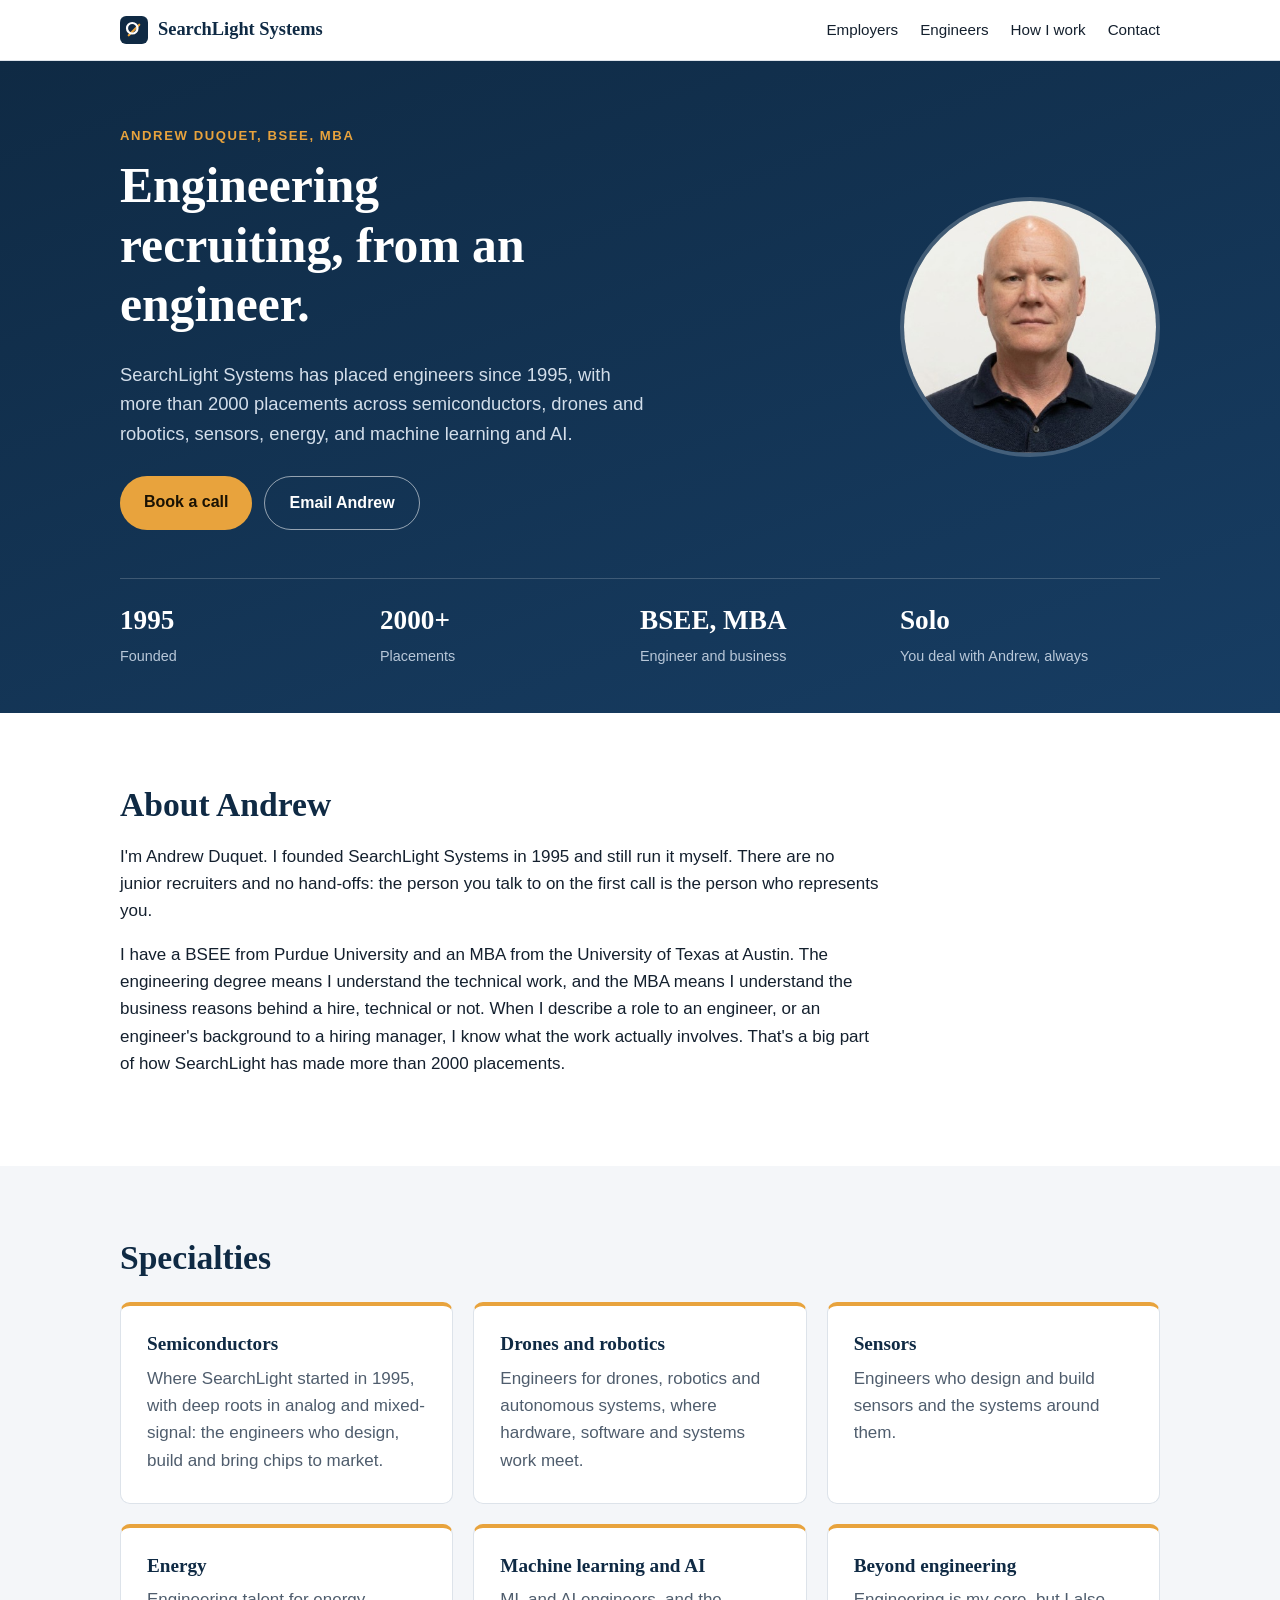
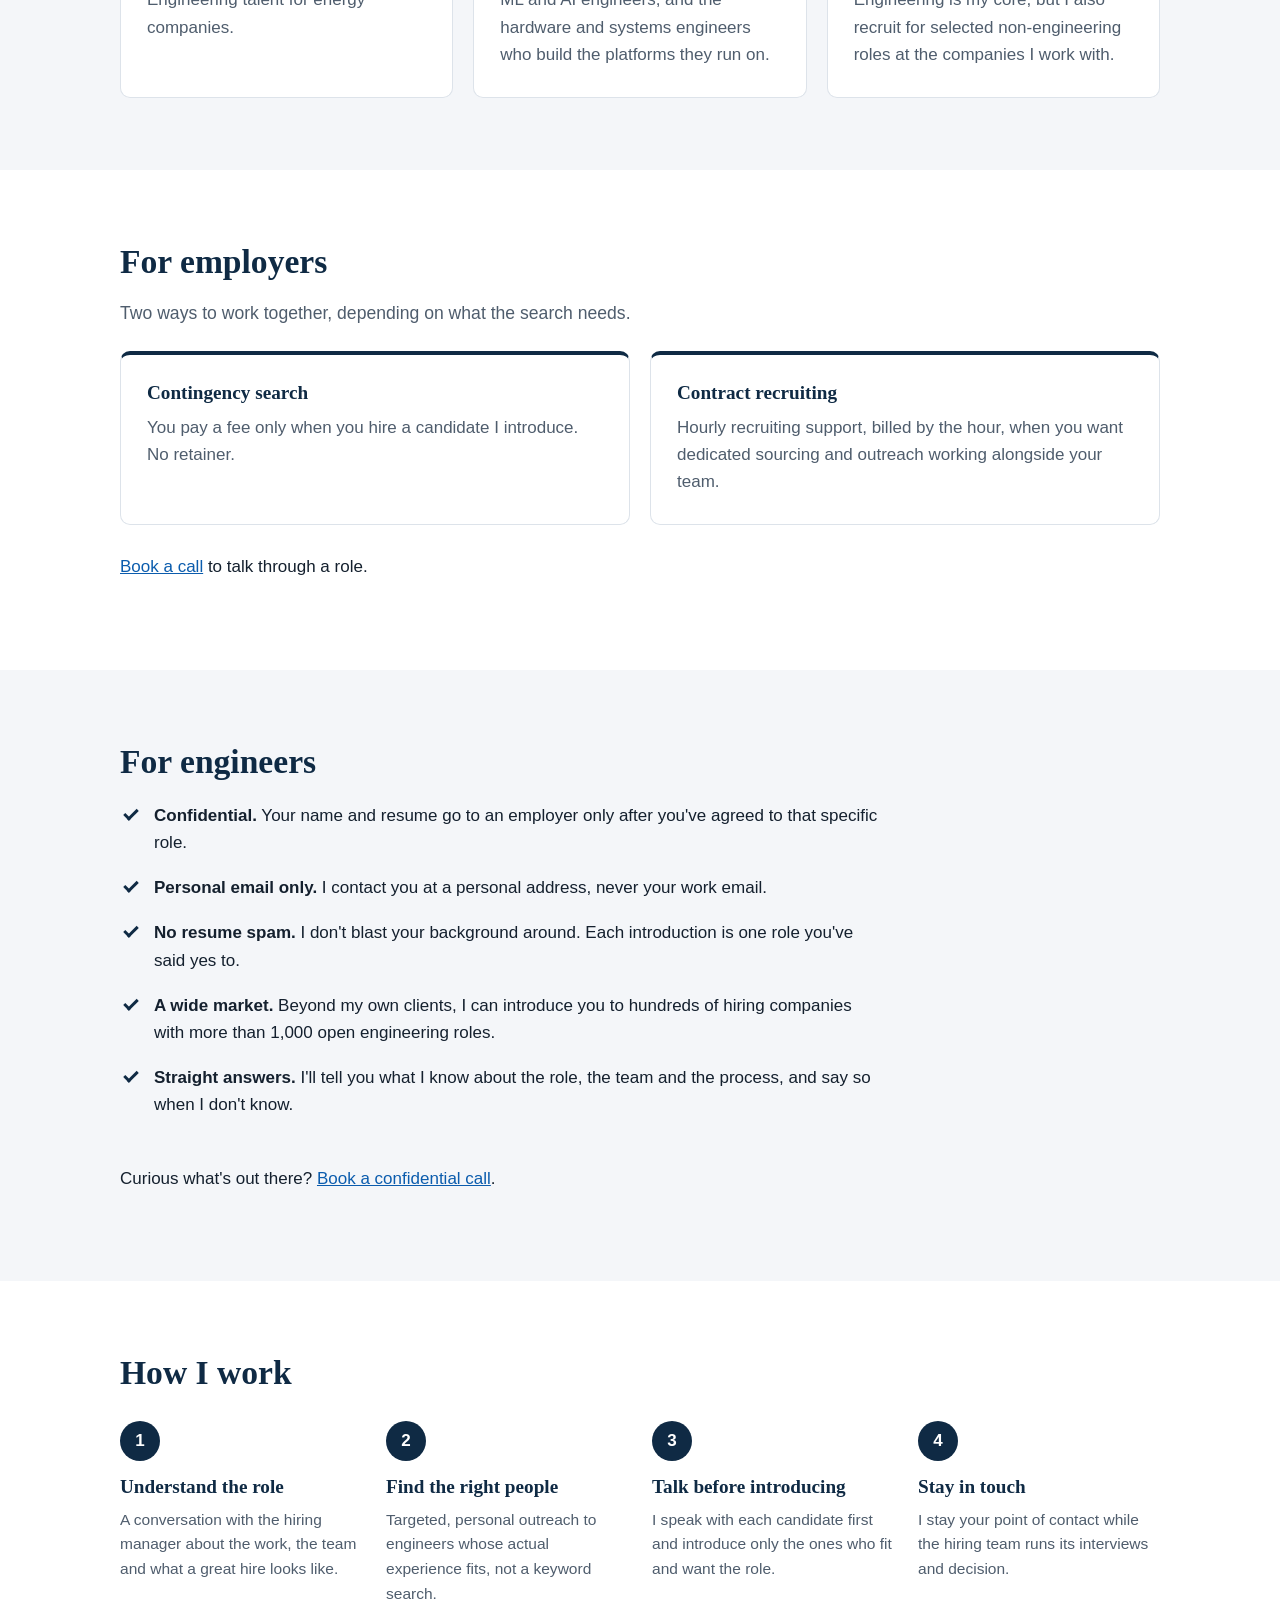
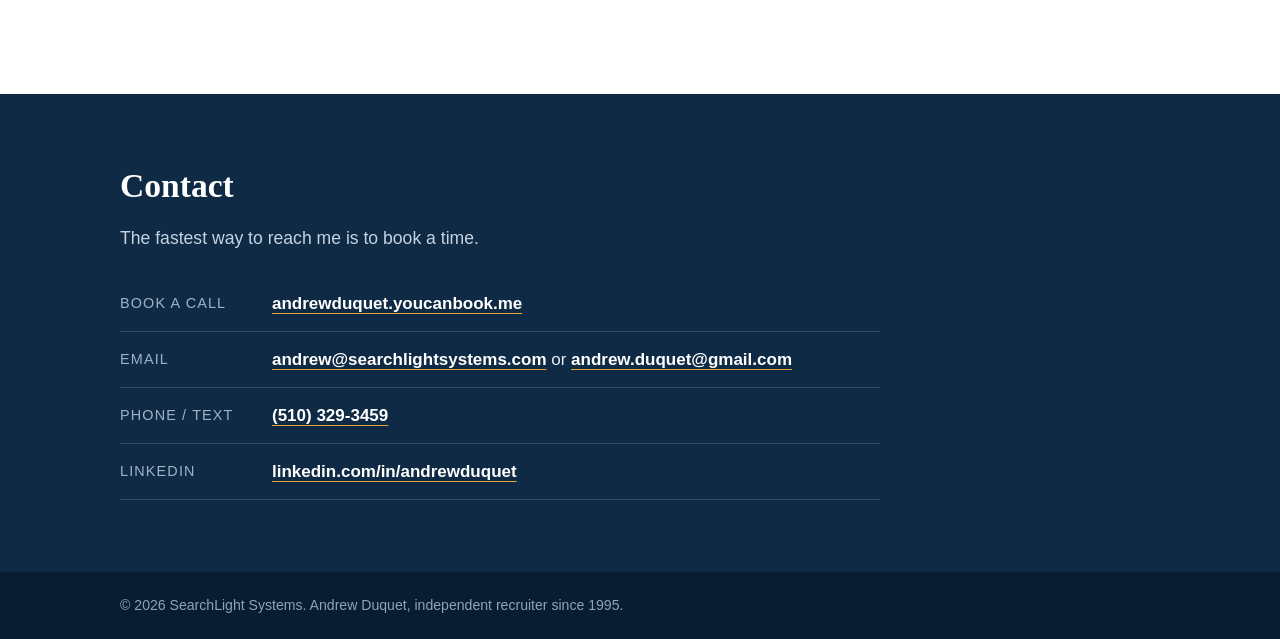
<file: index.html>
<!doctype html>
<html lang="en">
<head>
  <meta charset="utf-8">
  <meta name="viewport" content="width=device-width, initial-scale=1">
  <title>SearchLight Systems | Engineering Recruiting: Semiconductors, Drones, Sensors, Energy, AI</title>
  <meta name="description" content="SearchLight Systems is Andrew Duquet, an independent engineering recruiter since 1995: semiconductors, drones and robotics, sensors, energy, and machine learning and AI. 2000+ placements. BSEE, MBA.">
  <link rel="canonical" href="https://www.searchlightsystems.com/">
  <meta property="og:type" content="website">
  <meta property="og:title" content="SearchLight Systems | Andrew Duquet">
  <meta property="og:description" content="Independent engineering recruiting since 1995: semiconductors, drones and robotics, sensors, energy, and machine learning and AI. 2000+ placements.">
  <meta property="og:url" content="https://www.searchlightsystems.com/">
  <meta property="og:image" content="https://www.searchlightsystems.com/assets/andrew.jpg">
  <meta name="theme-color" content="#0f2a44">
  <link rel="icon" href="assets/favicon.svg" type="image/svg+xml">
  <link rel="stylesheet" href="styles.css">
</head>
<body>
  <a class="skip" href="#main">Skip to content</a>

  <header class="site-header">
    <div class="wrap header-inner">
      <a class="brand" href="#top" aria-label="SearchLight Systems, home">
        <img src="assets/favicon.svg" alt="" width="28" height="28">
        <span>SearchLight Systems</span>
      </a>
      <nav aria-label="Main">
        <ul>
          <li><a href="#employers">Employers</a></li>
          <li><a href="#engineers">Engineers</a></li>
          <li><a href="#process">How I work</a></li>
          <li><a href="#contact">Contact</a></li>
        </ul>
      </nav>
    </div>
  </header>

  <main id="main">
    <section class="hero" id="top">
      <div class="wrap hero-inner">
        <div class="hero-text">
          <p class="eyebrow">Andrew Duquet, BSEE, MBA</p>
          <h1>Engineering recruiting, from an engineer.</h1>
          <p class="lede">SearchLight Systems has placed engineers since 1995, with more than 2000 placements across semiconductors, drones and robotics, sensors, energy, and machine learning and AI.</p>
          <div class="actions">
            <a class="btn btn-primary" href="https://andrewduquet.youcanbook.me" target="_blank" rel="noopener">Book a call</a>
            <a class="btn btn-ghost" href="mailto:andrew@searchlightsystems.com">Email Andrew</a>
          </div>
        </div>
        <img class="headshot" src="assets/andrew.jpg" alt="Andrew Duquet" width="400" height="400">
      </div>
      <div class="wrap">
        <ul class="facts" aria-label="At a glance">
          <li><strong>1995</strong><span>Founded</span></li>
          <li><strong>2000+</strong><span>Placements</span></li>
          <li><strong>BSEE, MBA</strong><span>Engineer and business</span></li>
          <li><strong>Solo</strong><span>You deal with Andrew, always</span></li>
        </ul>
      </div>
    </section>

    <section id="about" class="section">
      <div class="wrap narrow">
        <h2>About Andrew</h2>
        <p>I'm Andrew Duquet. I founded SearchLight Systems in 1995 and still run it myself. There are no junior recruiters and no hand-offs: the person you talk to on the first call is the person who represents you.</p>
        <p>I have a BSEE from Purdue University and an MBA from the University of Texas at Austin. The engineering degree means I understand the technical work, and the MBA means I understand the business reasons behind a hire, technical or not. When I describe a role to an engineer, or an engineer's background to a hiring manager, I know what the work actually involves. That's a big part of how SearchLight has made more than 2000 placements.</p>
      </div>
    </section>

    <section id="specialties" class="section alt">
      <div class="wrap">
        <h2>Specialties</h2>
        <div class="cards three">
          <article class="card">
            <h3>Semiconductors</h3>
            <p>Where SearchLight started in 1995, with deep roots in analog and mixed-signal: the engineers who design, build and bring chips to market.</p>
          </article>
          <article class="card">
            <h3>Drones and robotics</h3>
            <p>Engineers for drones, robotics and autonomous systems, where hardware, software and systems work meet.</p>
          </article>
          <article class="card">
            <h3>Sensors</h3>
            <p>Engineers who design and build sensors and the systems around them.</p>
          </article>
          <article class="card">
            <h3>Energy</h3>
            <p>Engineering talent for energy companies.</p>
          </article>
          <article class="card">
            <h3>Machine learning and AI</h3>
            <p>ML and AI engineers, and the hardware and systems engineers who build the platforms they run on.</p>
          </article>
          <article class="card">
            <h3>Beyond engineering</h3>
            <p>Engineering is my core, but I also recruit for selected non-engineering roles at the companies I work with.</p>
          </article>
        </div>
      </div>
    </section>

    <section id="employers" class="section">
      <div class="wrap">
        <h2>For employers</h2>
        <p class="section-lede">Two ways to work together, depending on what the search needs.</p>
        <div class="cards two">
          <article class="card">
            <h3>Contingency search</h3>
            <p>You pay a fee only when you hire a candidate I introduce. No retainer.</p>
          </article>
          <article class="card">
            <h3>Contract recruiting</h3>
            <p>Hourly recruiting support, billed by the hour, when you want dedicated sourcing and outreach working alongside your team.</p>
          </article>
        </div>
        <p class="cta-line"><a href="https://andrewduquet.youcanbook.me" target="_blank" rel="noopener">Book a call</a> to talk through a role.</p>
      </div>
    </section>

    <section id="engineers" class="section alt">
      <div class="wrap narrow">
        <h2>For engineers</h2>
        <ul class="checks">
          <li><strong>Confidential.</strong> Your name and resume go to an employer only after you've agreed to that specific role.</li>
          <li><strong>Personal email only.</strong> I contact you at a personal address, never your work email.</li>
          <li><strong>No resume spam.</strong> I don't blast your background around. Each introduction is one role you've said yes to.</li>
          <li><strong>A wide market.</strong> Beyond my own clients, I can introduce you to hundreds of hiring companies with more than 1,000 open engineering roles.</li>
          <li><strong>Straight answers.</strong> I'll tell you what I know about the role, the team and the process, and say so when I don't know.</li>
        </ul>
        <p class="cta-line">Curious what's out there? <a href="https://andrewduquet.youcanbook.me" target="_blank" rel="noopener">Book a confidential call</a>.</p>
      </div>
    </section>

    <section id="process" class="section">
      <div class="wrap">
        <h2>How I work</h2>
        <ol class="steps">
          <li>
            <h3>Understand the role</h3>
            <p>A conversation with the hiring manager about the work, the team and what a great hire looks like.</p>
          </li>
          <li>
            <h3>Find the right people</h3>
            <p>Targeted, personal outreach to engineers whose actual experience fits, not a keyword search.</p>
          </li>
          <li>
            <h3>Talk before introducing</h3>
            <p>I speak with each candidate first and introduce only the ones who fit and want the role.</p>
          </li>
          <li>
            <h3>Stay in touch</h3>
            <p>I stay your point of contact while the hiring team runs its interviews and decision.</p>
          </li>
        </ol>
      </div>
    </section>

    <section id="contact" class="section contact">
      <div class="wrap narrow">
        <h2>Contact</h2>
        <p class="section-lede">The fastest way to reach me is to book a time.</p>
        <ul class="contact-list">
          <li><span class="label">Book a call</span><a href="https://andrewduquet.youcanbook.me" target="_blank" rel="noopener">andrewduquet.youcanbook.me</a></li>
          <li><span class="label">Email</span><span><a href="mailto:andrew@searchlightsystems.com">andrew@searchlightsystems.com</a> or <a href="mailto:andrew.duquet@gmail.com">andrew.duquet@gmail.com</a></span></li>
          <li><span class="label">Phone / text</span><a href="tel:+15103293459">(510) 329-3459</a></li>
          <li><span class="label">LinkedIn</span><a href="https://www.linkedin.com/in/andrewduquet" target="_blank" rel="noopener">linkedin.com/in/andrewduquet</a></li>
        </ul>
      </div>
    </section>
  </main>

  <footer class="site-footer">
    <div class="wrap">
      <p>&copy; <span id="year">2026</span> SearchLight Systems. Andrew Duquet, independent recruiter since 1995.</p>
    </div>
  </footer>
  <script>document.getElementById('year').textContent = new Date().getFullYear();</script>
</body>
</html>
</file>
<file: styles.css>
:root {
  --ink: #14202e;
  --muted: #4f5d6d;
  --bg: #ffffff;
  --bg-alt: #f4f6f9;
  --navy: #0f2a44;
  --accent: #e8a33d;
  --accent-ink: #1a1203;
  --link: #0b5cad;
  --line: #dde3ea;
  --radius: 10px;
  --wrap: 1080px;
  --serif: "Iowan Old Style", "Palatino Linotype", Palatino, Georgia, serif;
  --sans: -apple-system, BlinkMacSystemFont, "Segoe UI", Roboto, "Helvetica Neue", Arial, sans-serif;
}

*, *::before, *::after { box-sizing: border-box; }
html { scroll-behavior: smooth; scroll-padding-top: 72px; }
@media (prefers-reduced-motion: reduce) { html { scroll-behavior: auto; } }
body {
  margin: 0;
  font: 17px/1.6 var(--sans);
  color: var(--ink);
  background: var(--bg);
  -webkit-font-smoothing: antialiased;
}
img { max-width: 100%; display: block; }
a { color: var(--link); }
a:focus-visible, .btn:focus-visible { outline: 3px solid var(--accent); outline-offset: 3px; }
h1, h2, h3 { font-family: var(--serif); line-height: 1.2; margin: 0 0 .5em; color: var(--navy); }
h2 { font-size: clamp(1.6rem, 3vw, 2.1rem); }
h3 { font-size: 1.2rem; }
p { margin: 0 0 1em; }

.wrap { max-width: var(--wrap); margin: 0 auto; padding: 0 20px; }
.narrow > * { max-width: 760px; }

.skip { position: absolute; left: -999px; top: 8px; background: var(--navy); color: #fff; padding: 8px 14px; border-radius: 6px; z-index: 100; }
.skip:focus { left: 8px; }

/* Header */
.site-header {
  position: sticky; top: 0; z-index: 50;
  background: rgba(255, 255, 255, .96);
  border-bottom: 1px solid var(--line);
  backdrop-filter: saturate(160%) blur(6px);
}
.header-inner { display: flex; align-items: center; justify-content: space-between; gap: 16px; min-height: 60px; }
.brand { display: flex; align-items: center; gap: 10px; text-decoration: none; color: var(--navy); font-family: var(--serif); font-weight: 700; font-size: 1.15rem; white-space: nowrap; }
nav ul { list-style: none; display: flex; gap: 22px; margin: 0; padding: 0; }
nav a { color: var(--ink); text-decoration: none; font-size: .95rem; font-weight: 500; }
nav a:hover { color: var(--link); }

/* Hero */
.hero { background: linear-gradient(160deg, #0f2a44 0%, #173d63 100%); color: #e9eff6; padding: 64px 0 40px; }
.hero h1 { color: #fff; font-size: clamp(2rem, 4.6vw, 3.1rem); max-width: 18ch; }
.hero-inner { display: grid; grid-template-columns: 1fr auto; gap: 48px; align-items: center; }
.eyebrow { text-transform: uppercase; letter-spacing: .12em; font-size: .82rem; font-weight: 600; color: var(--accent); margin-bottom: .8em; }
.lede { font-size: 1.15rem; max-width: 52ch; color: #d3deea; }
.actions { display: flex; flex-wrap: wrap; gap: 12px; margin-top: 28px; }
.btn { display: inline-block; padding: 13px 24px; border-radius: 999px; font-weight: 600; text-decoration: none; font-size: 1rem; }
.btn-primary { background: var(--accent); color: var(--accent-ink); }
.btn-primary:hover { background: #f0b558; }
.btn-ghost { border: 1.5px solid rgba(255, 255, 255, .55); color: #fff; }
.btn-ghost:hover { background: rgba(255, 255, 255, .1); }
.headshot { width: 260px; height: 260px; border-radius: 50%; object-fit: cover; border: 4px solid rgba(255, 255, 255, .2); }
.headshot-placeholder { display: grid; place-items: center; background: #24527f; color: #fff; font-family: var(--serif); font-size: 5rem; letter-spacing: .04em; }

.facts { list-style: none; padding: 0; margin: 48px 0 0; display: grid; grid-template-columns: repeat(4, 1fr); border-top: 1px solid rgba(255, 255, 255, .18); }
.facts li { padding: 20px 12px 4px 0; }
.facts strong { display: block; font-family: var(--serif); font-size: 1.7rem; color: #fff; }
.facts span { font-size: .9rem; color: #b8c7d8; }

/* Sections */
.section { padding: 72px 0; }
.section.alt { background: var(--bg-alt); }
.section-lede { color: var(--muted); font-size: 1.1rem; max-width: 60ch; }
.cards { display: grid; gap: 20px; margin-top: 24px; }
.cards.two { grid-template-columns: repeat(2, 1fr); }
.cards.three { grid-template-columns: repeat(3, 1fr); }
.card { background: #fff; border: 1px solid var(--line); border-radius: var(--radius); padding: 26px 26px 12px; border-top: 4px solid var(--navy); }
.alt .card { border-color: var(--line); border-top-color: var(--accent); }
.card p { color: var(--muted); }
.cta-line { margin-top: 28px; font-weight: 500; }

.checks { list-style: none; padding: 0; margin: 20px 0 0; }
.checks li { position: relative; padding: 0 0 18px 34px; }
.checks li::before { content: ""; position: absolute; left: 4px; top: 7px; width: 14px; height: 8px; border-left: 3px solid var(--navy); border-bottom: 3px solid var(--navy); transform: rotate(-45deg); }

.steps { list-style: none; padding: 0; margin: 28px 0 0; display: grid; grid-template-columns: repeat(4, 1fr); gap: 24px; counter-reset: step; }
.steps li { counter-increment: step; }
.steps li::before { content: counter(step); display: grid; place-items: center; width: 40px; height: 40px; border-radius: 50%; background: var(--navy); color: #fff; font-weight: 700; margin-bottom: 14px; }
.steps p { color: var(--muted); font-size: .97rem; }

.contact { background: var(--navy); color: #e9eff6; }
.contact h2 { color: #fff; }
.contact .section-lede { color: #c5d3e2; }
.contact-list { list-style: none; padding: 0; margin: 24px 0 0; }
.contact-list li { display: grid; grid-template-columns: 140px 1fr; gap: 12px; padding: 14px 0; border-bottom: 1px solid rgba(255, 255, 255, .15); }
.contact-list .label { color: #9fb3c8; font-size: .9rem; text-transform: uppercase; letter-spacing: .08em; padding-top: 2px; }
.contact-list span { overflow-wrap: anywhere; }
.contact-list a { color: #fff; font-weight: 600; text-decoration-color: var(--accent); text-underline-offset: 4px; overflow-wrap: anywhere; }

.site-footer { background: #0a1d30; color: #8ea3b9; font-size: .88rem; padding: 22px 0; }
.site-footer p { margin: 0; }

/* Tablet */
@media (max-width: 880px) {
  .steps, .cards.three { grid-template-columns: repeat(2, 1fr); }
  .headshot { width: 200px; height: 200px; }
  .headshot-placeholder { font-size: 4rem; }
}

/* Phone */
@media (max-width: 640px) {
  body { font-size: 16px; }
  .wrap { padding: 0 16px; }
  nav { display: none; }
  .hero { padding: 40px 0 28px; }
  .hero-inner { grid-template-columns: 1fr; gap: 28px; }
  .headshot { order: -1; width: 120px; height: 120px; }
  .headshot-placeholder { font-size: 2.6rem; }
  .facts { grid-template-columns: repeat(2, 1fr); margin-top: 32px; }
  .facts strong { font-size: 1.45rem; }
  .actions .btn { flex: 1 1 100%; text-align: center; }
  .section { padding: 52px 0; }
  .cards.two, .cards.three, .steps { grid-template-columns: 1fr; }
  .contact-list li { grid-template-columns: 1fr; gap: 2px; }
}
</file>
